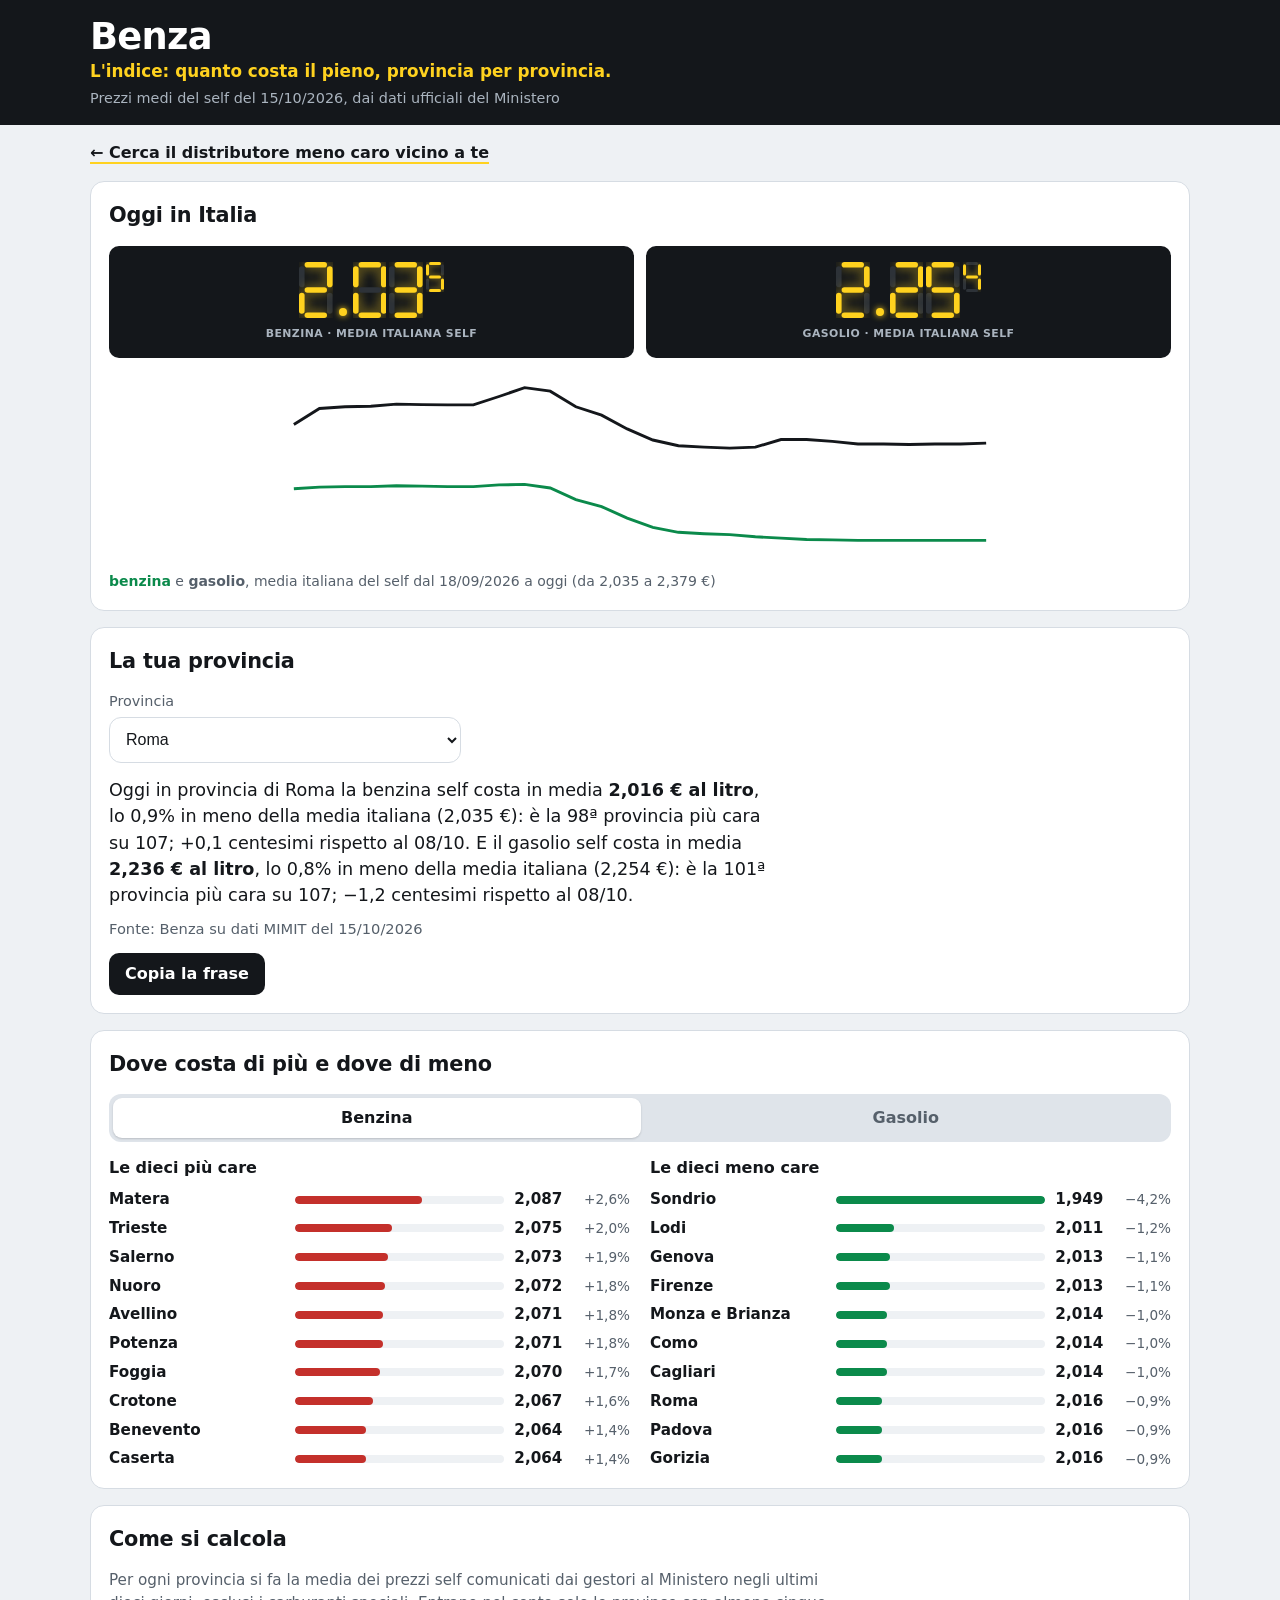
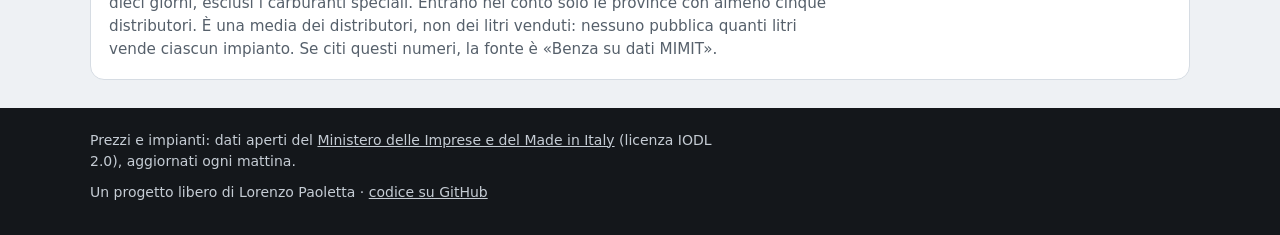
<file: indice.html>
<!doctype html>
<html lang="it">
<head>
<meta charset="utf-8">
<meta name="viewport" content="width=device-width, initial-scale=1, viewport-fit=cover">
<title>L'indice Benza · quanto costa il carburante provincia per provincia</title>
<meta name="description" content="Ogni mattina il prezzo medio di benzina e gasolio self in ogni provincia italiana, confrontato con la media nazionale. Dai dati ufficiali del Ministero.">
<meta name="theme-color" content="#14171b">
<link rel="icon" href="icone/icona-192.png">
<link rel="manifest" href="manifest.webmanifest">
<link rel="stylesheet" href="stile.css">
</head>
<body>
<header class="testa">
  <h1><a href="./">Benza</a></h1>
  <p class="motto">L'indice: quanto costa il pieno, provincia per provincia.</p>
  <p id="aggiornato">Prezzi medi del self, dai dati ufficiali del Ministero</p>
</header>

<main class="pagina-indice">
  <p class="torna"><a href="./">← Cerca il distributore meno caro vicino a te</a></p>

  <section class="blocco" aria-labelledby="t-italia">
    <h2 id="t-italia">Oggi in Italia</h2>
    <div class="coppia" id="italia"></div>
    <div id="andamento"></div>
  </section>

  <section class="blocco" aria-labelledby="t-provincia">
    <h2 id="t-provincia">La tua provincia</h2>
    <label class="scegli">Provincia <select id="provincia"></select></label>
    <div id="frase" class="frase"></div>
    <button class="copia" id="copia">Copia la frase</button>
  </section>

  <section class="blocco" aria-labelledby="t-classifica">
    <h2 id="t-classifica">Dove costa di più e dove di meno</h2>
    <div class="scelta piccola" role="radiogroup" aria-label="Carburante" id="quale">
      <button role="radio" aria-checked="true" data-c="benzina">Benzina</button>
      <button role="radio" aria-checked="false" data-c="gasolio">Gasolio</button>
    </div>
    <div class="classifiche">
      <div><h3>Le dieci più care</h3><ol id="care" class="classifica"></ol></div>
      <div><h3>Le dieci meno care</h3><ol id="economiche" class="classifica"></ol></div>
    </div>
  </section>

  <section class="blocco metodo" aria-labelledby="t-metodo">
    <h2 id="t-metodo">Come si calcola</h2>
    <p>Per ogni provincia si fa la media dei prezzi self comunicati dai gestori al Ministero negli ultimi dieci giorni, esclusi i carburanti speciali. Entrano nel conto solo le province con almeno cinque distributori. È una media dei distributori, non dei litri venduti: nessuno pubblica quanti litri vende ciascun impianto. Se citi questi numeri, la fonte è «Benza su dati MIMIT».</p>
  </section>
</main>

<footer class="piede">
  <p>Prezzi e impianti: dati aperti del <a href="https://www.mimit.gov.it/it/open-data/elenco-dataset/carburanti-prezzi-praticati-e-anagrafica-degli-impianti" target="_blank" rel="noopener">Ministero delle Imprese e del Made in Italy</a> (licenza IODL 2.0), aggiornati ogni mattina.</p>
  <p>Un progetto libero di Lorenzo Paoletta · <a href="https://github.com/Lawrence-coder-wq/benza" target="_blank" rel="noopener">codice su GitHub</a></p>
</footer>
<script src="indice.js"></script>
</body>
</html>
</file>
<file: stile.css>
/* Benza - Copyright (c) 2026 Lorenzo Paoletta - licenza MIT
   L'idea visiva: il totem dei prezzi del distributore. Pagina chiara (si usa per strada, col sole),
   prezzi su pannello scuro a cifre luminose a sette segmenti, col millesimo piccolo in alto come sui cartelli veri. */
:root {
  --asfalto: #14171b;
  --asfalto-2: #20252b;
  --fondo: #eef1f4;
  --carta: #ffffff;
  --testo: #14171b;
  --testo-2: #56606b;
  --linea: #d6dce3;
  --led: #ffd21f;
  --led-spento: #2d3238;
  --verde: #0b8a4b;
  --ambra: #c77700;
  --rosso: #c4302b;
  --raggio: 14px;
}
* { box-sizing: border-box; }
html { -webkit-text-size-adjust: 100%; }
body { margin: 0; background: var(--fondo); color: var(--testo); font: 16px/1.5 system-ui, -apple-system, "Segoe UI", Roboto, sans-serif; }
button, input { font: inherit; color: inherit; }
button { cursor: pointer; }
a { color: inherit; }
:focus-visible { outline: 3px solid #1a73e8; outline-offset: 2px; border-radius: 6px; }

.testa { background: var(--asfalto); color: #fff; padding: 18px max(16px, calc((100% - 1100px) / 2)) 16px; }
.testa h1 { margin: 0; font-size: clamp(1.6rem, 5vw, 2.3rem); font-weight: 800; letter-spacing: -0.02em; line-height: 1.05; }
.testa p { margin: 4px 0 0; color: #aab4bf; font-size: 0.9rem; }
.testa .motto { color: var(--led); font-weight: 700; font-size: 1.05rem; margin-top: 2px; }

main { padding: 0 max(16px, calc((100% - 1100px) / 2)); }
.comandi { display: grid; gap: 12px; padding: 16px 0; }
.riga { display: flex; gap: 12px; align-items: center; flex-wrap: wrap; }
.scelta { display: grid; grid-auto-flow: column; grid-auto-columns: 1fr; gap: 4px; padding: 4px; background: #dfe4ea; border-radius: 12px; }
.scelta button { border: 0; background: transparent; padding: 11px 8px; border-radius: 9px; font-weight: 600; color: var(--testo-2); min-height: 44px; }
.scelta button[aria-checked="true"] { background: var(--carta); color: var(--testo); box-shadow: 0 1px 2px rgb(20 23 27 / 0.18); }
.scelta.piccola { grid-auto-columns: auto; }
.scelta.piccola button { padding: 8px 16px; min-height: 40px; }
.raggio { flex: 1; min-width: 200px; display: grid; gap: 2px; font-size: 0.9rem; color: var(--testo-2); }
.raggio output { font-weight: 700; color: var(--testo); }
.raggio input { width: 100%; accent-color: var(--asfalto); height: 28px; }
.dove { align-items: stretch; }
.posizione { display: inline-flex; align-items: center; gap: 8px; border: 0; border-radius: 12px; background: var(--asfalto); color: #fff; font-weight: 700; padding: 0 18px; min-height: 48px; }
.posizione svg { width: 20px; height: 20px; }
.posizione:active { transform: translateY(1px); }
.cerca { position: relative; flex: 1; min-width: 200px; }
.cerca input { width: 100%; min-height: 48px; border: 1px solid var(--linea); border-radius: 12px; padding: 0 14px; background: var(--carta); }
#esiti { position: absolute; z-index: 1200; left: 0; right: 0; top: 52px; margin: 0; padding: 4px; list-style: none; background: var(--carta); border: 1px solid var(--linea); border-radius: 12px; box-shadow: 0 12px 30px rgb(20 23 27 / 0.18); max-height: 280px; overflow: auto; }
#esiti li { padding: 10px 12px; border-radius: 8px; cursor: pointer; display: flex; justify-content: space-between; gap: 12px; }
#esiti li:hover, #esiti li[aria-selected="true"] { background: var(--fondo); }
#esiti small { color: var(--testo-2); }

.risultati { display: grid; gap: 16px; padding-bottom: 28px; }
#mappa { height: 42vh; min-height: 260px; border-radius: var(--raggio); overflow: hidden; border: 1px solid var(--linea); background: #dfe4ea; z-index: 0; }
@media (min-width: 900px) {
  .risultati { grid-template-columns: minmax(360px, 5fr) 7fr; align-items: start; }
  #mappa { order: 2; position: sticky; top: 16px; height: calc(100vh - 32px); min-height: 480px; }
}
.stato { margin: 0; color: var(--testo-2); }
#riassunto { background: var(--carta); border: 1px solid var(--linea); border-radius: var(--raggio); padding: 14px 16px; margin-bottom: 12px; }
#riassunto b { font-weight: 700; }
#riassunto .risparmio { color: var(--verde); font-weight: 700; }
#lista { list-style: none; margin: 0; padding: 0; display: grid; gap: 10px; }

.impianto { display: grid; grid-template-columns: auto 1fr; gap: 14px; align-items: center; background: var(--carta); border: 1px solid var(--linea); border-radius: var(--raggio); padding: 10px 14px 10px 10px; cursor: pointer; }
.impianto:hover, .impianto.scelto { border-color: var(--asfalto); }
.impianto.primo { border-color: var(--verde); box-shadow: 0 0 0 2px rgb(11 138 75 / 0.18); }
.totem { background: var(--asfalto); border-radius: 10px; padding: 9px 10px 8px; display: grid; justify-items: center; gap: 4px; min-width: 104px; }
.totem small { color: #aab4bf; font-size: 0.68rem; letter-spacing: 0.04em; font-weight: 600; }
.cifre { display: flex; align-items: flex-start; gap: 3px; color: var(--led); }
.cifre svg { height: 30px; width: auto; display: block; }
.cifre .virgola { width: 5px; height: 5px; border-radius: 50%; background: currentColor; align-self: flex-end; margin: 0 1px 1px; box-shadow: 0 0 6px currentColor; }
.cifre .millesimo svg { height: 17px; }
.cifre .acceso { fill: currentColor; filter: drop-shadow(0 0 2px rgb(255 210 31 / 0.7)); }
.cifre .spento { fill: var(--led-spento); }
.primo .cifre { color: #7dffb0; }
.primo .cifre .acceso { filter: drop-shadow(0 0 2px rgb(125 255 176 / 0.7)); }
.dati h3 { margin: 0; font-size: 1rem; line-height: 1.25; }
.dati p { margin: 2px 0 0; color: var(--testo-2); font-size: 0.875rem; line-height: 1.35; }
.dati .azioni { margin-top: 6px; display: flex; gap: 12px; flex-wrap: wrap; align-items: center; font-size: 0.875rem; }
.dati .azioni a { font-weight: 700; text-decoration: none; border-bottom: 2px solid var(--led); }
.dati .km { font-weight: 700; color: var(--testo); }
.etichetta { display: inline-block; font-size: 0.72rem; font-weight: 700; padding: 1px 7px; border-radius: 999px; background: #e3f4ea; color: var(--verde); margin-left: 6px; vertical-align: 2px; }

.segno { display: grid; place-items: center; border-radius: 8px; background: var(--asfalto); color: var(--led); font-weight: 800; font-size: 12px; padding: 3px 6px; border: 2px solid #fff; box-shadow: 0 2px 6px rgb(20 23 27 / 0.35); white-space: nowrap; font-variant-numeric: tabular-nums; }
.segno.meno { background: var(--verde); color: #fff; }
.segno.piu { background: #6b7480; color: #fff; }
.tu { width: 16px; height: 16px; border-radius: 50%; background: #1a73e8; border: 3px solid #fff; box-shadow: 0 0 0 6px rgb(26 115 232 / 0.2); }
.leaflet-container { font: inherit; }

.piede { background: var(--asfalto); color: #c5ccd4; padding: 22px max(16px, calc((100% - 1100px) / 2)) calc(22px + env(safe-area-inset-bottom)); font-size: 0.875rem; }
.piede p { margin: 0 0 10px; max-width: 70ch; }
.piede b { color: #fff; }
@media (prefers-reduced-motion: no-preference) { .impianto { transition: border-color 160ms ease; } }

/* invito a mettere l'app sul telefono: compare solo dove si puo' fare, e una volta chiuso non torna */
.installa { display: flex; align-items: center; gap: 12px; background: var(--asfalto); color: #fff; border-radius: var(--raggio); padding: 10px 12px; margin-bottom: 16px; }
.installa[hidden] { display: none; }
.installa img { border-radius: 9px; flex: none; }
.installa p { margin: 0; flex: 1; font-size: 0.9rem; line-height: 1.35; color: #c5ccd4; }
.installa b { color: #fff; }
.installa button { border: 0; border-radius: 10px; min-height: 40px; padding: 0 14px; font-weight: 700; background: var(--led); color: var(--asfalto); }
.installa #installaNo { background: transparent; color: #aab4bf; padding: 0 8px; }
@media (display-mode: standalone) { .installa { display: none; } .testa { padding-top: calc(18px + env(safe-area-inset-top)); } }

/* ---- pagina dell'indice ---- */
.testa h1 a { color: inherit; text-decoration: none; }
.vai-indice { display: inline-block; margin-top: 8px; color: #fff; font-weight: 600; font-size: 0.9rem; text-decoration: none; border-bottom: 2px solid var(--led); }
.pagina-indice { padding-top: 16px; padding-bottom: 28px; display: grid; gap: 16px; }
.torna { margin: 0; font-weight: 600; }
.torna a { text-decoration: none; border-bottom: 2px solid var(--led); }
.blocco { background: var(--carta); border: 1px solid var(--linea); border-radius: var(--raggio); padding: 18px; }
.blocco h2 { margin: 0 0 14px; font-size: 1.3rem; letter-spacing: -0.01em; }
.blocco h3 { margin: 0 0 8px; font-size: 1rem; }
.coppia { display: grid; gap: 12px; grid-template-columns: repeat(auto-fit, minmax(220px, 1fr)); }
.totem.largo { padding: 16px; gap: 8px; }
.cifre.grandi svg { height: 56px; }
.cifre.grandi .millesimo svg { height: 30px; }
.cifre.grandi .virgola { width: 8px; height: 8px; margin: 0 3px 2px; }
.scegli { display: grid; gap: 4px; font-size: 0.9rem; color: var(--testo-2); max-width: 22rem; }
.scegli select { min-height: 46px; border: 1px solid var(--linea); border-radius: 12px; padding: 0 12px; background: var(--carta); color: var(--testo); font-size: 1rem; }
.frase { margin-top: 14px; font-size: 1.1rem; line-height: 1.5; max-width: 60ch; }
.frase p { margin: 0 0 6px; }
.frase small { color: var(--testo-2); }
.copia { margin-top: 12px; border: 0; border-radius: 10px; min-height: 42px; padding: 0 16px; font-weight: 700; background: var(--asfalto); color: #fff; }
.classifiche { display: grid; gap: 20px; grid-template-columns: repeat(auto-fit, minmax(280px, 1fr)); margin-top: 14px; }
.classifica { list-style: none; margin: 0; padding: 0; display: grid; gap: 6px; }
.classifica li { display: grid; grid-template-columns: minmax(7rem, 11rem) 1fr auto 3.6rem; gap: 10px; align-items: center; font-size: 0.95rem; }
.classifica a { text-decoration: none; font-weight: 600; white-space: nowrap; overflow: hidden; text-overflow: ellipsis; }
.classifica a:hover { text-decoration: underline; }
.classifica b { font-variant-numeric: tabular-nums; }
.classifica em { font-style: normal; text-align: right; color: var(--testo-2); font-variant-numeric: tabular-nums; font-size: 0.85rem; }
.barra { display: block; height: 8px; background: var(--fondo); border-radius: 4px; overflow: hidden; }
.barra i { display: block; height: 100%; border-radius: 4px; }
.barra.su i { background: var(--rosso); }
.barra.giu i { background: var(--verde); }
.grafico { width: 100%; height: auto; max-height: 180px; margin-top: 16px; }
.nota { color: var(--testo-2); font-size: 0.875rem; margin: 10px 0 0; }
.metodo p { margin: 0; color: var(--testo-2); max-width: 75ch; font-size: 0.95rem; }

/* il giudizio sul distributore: una riga sola, senza gridare */
.dati .giudizio { margin-top: 5px; font-size: 0.82rem; line-height: 1.4; color: var(--testo-2); }
.giudizio .bene { color: var(--verde); font-weight: 700; }
.giudizio .male { color: var(--rosso); font-weight: 700; }
.fiducia { white-space: nowrap; }
.fiducia::before { content: ""; display: inline-block; width: 7px; height: 7px; border-radius: 50%; margin-right: 5px; vertical-align: 1px; }
.fiducia.tanta::before { background: var(--verde); }
.fiducia.poca { color: var(--ambra); font-weight: 600; }
.fiducia.poca::before { background: var(--ambra); }

/* ---- pagina del percorso: conviene la deviazione? ---- */
.vai-indice + .vai-indice { margin-left: 16px; }
.viaggio { display: grid; gap: 12px; grid-template-columns: 1fr auto 1fr; align-items: end; margin-bottom: 14px; }
.viaggio label, .numero { display: grid; gap: 4px; font-size: 0.9rem; color: var(--testo-2); }
.posizione.piccola { min-height: 48px; padding: 0 14px; font-size: 0.9rem; background: var(--asfalto-2); }
.esiti { position: absolute; z-index: 1200; left: 0; right: 0; top: 76px; margin: 0; padding: 4px; list-style: none; background: var(--carta); border: 1px solid var(--linea); border-radius: 12px; box-shadow: 0 12px 30px rgb(20 23 27 / 0.18); max-height: 280px; overflow: auto; }
.esiti li { padding: 10px 12px; border-radius: 8px; cursor: pointer; display: flex; justify-content: space-between; gap: 12px; }
.esiti li:hover, .esiti li[aria-selected="true"] { background: var(--fondo); }
.esiti small { color: var(--testo-2); }
.numeri { margin: 14px 0; gap: 18px; }
.numero > span { display: flex; align-items: center; gap: 8px; color: var(--testo); }
.numero input { width: 5.2rem; min-height: 44px; border: 1px solid var(--linea); border-radius: 12px; padding: 0 10px; background: var(--carta); font-weight: 700; font-variant-numeric: tabular-nums; }
.prezzone { color: var(--led); font-weight: 800; font-size: 1.35rem; letter-spacing: 0.02em; font-variant-numeric: tabular-nums; text-shadow: 0 0 6px rgb(255 210 31 / 0.45); }
.primo .prezzone { color: #7dffb0; text-shadow: 0 0 6px rgb(125 255 176 / 0.45); }
.esito { margin: 12px 0 0; padding: 14px 16px; border-radius: var(--raggio); background: var(--carta); border: 1px solid var(--linea); font-size: 1.02rem; line-height: 1.5; }
.esito.si { border-color: var(--verde); box-shadow: 0 0 0 2px rgb(11 138 75 / 0.12); }
.esito .risparmio { color: var(--verde); font-weight: 800; white-space: nowrap; }
#verdetto .nota { margin: 8px 2px 12px; }
@media (max-width: 700px) { .viaggio { grid-template-columns: 1fr; } .esiti { top: 76px; } }
#verdetto { display: grid; gap: 10px; margin-bottom: 10px; }
#verdetto .esito { margin: 0; }
</file>
